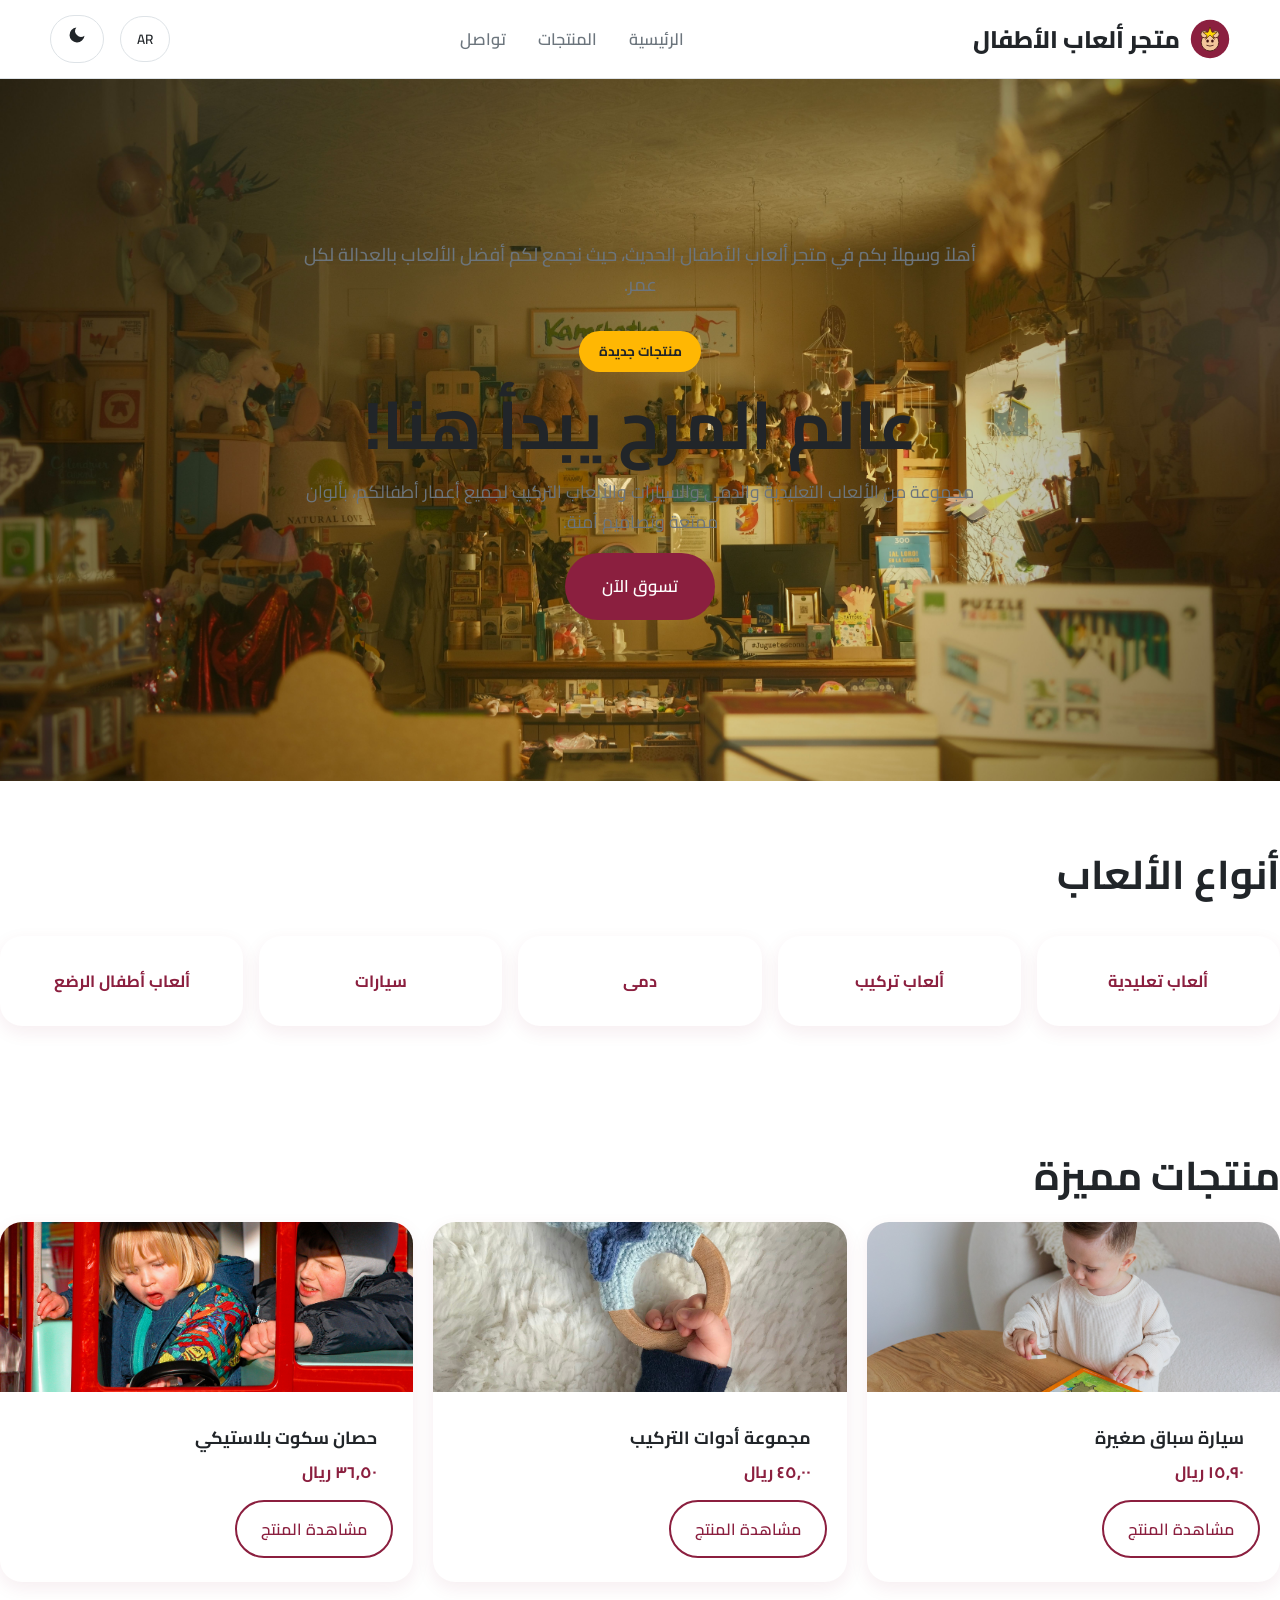
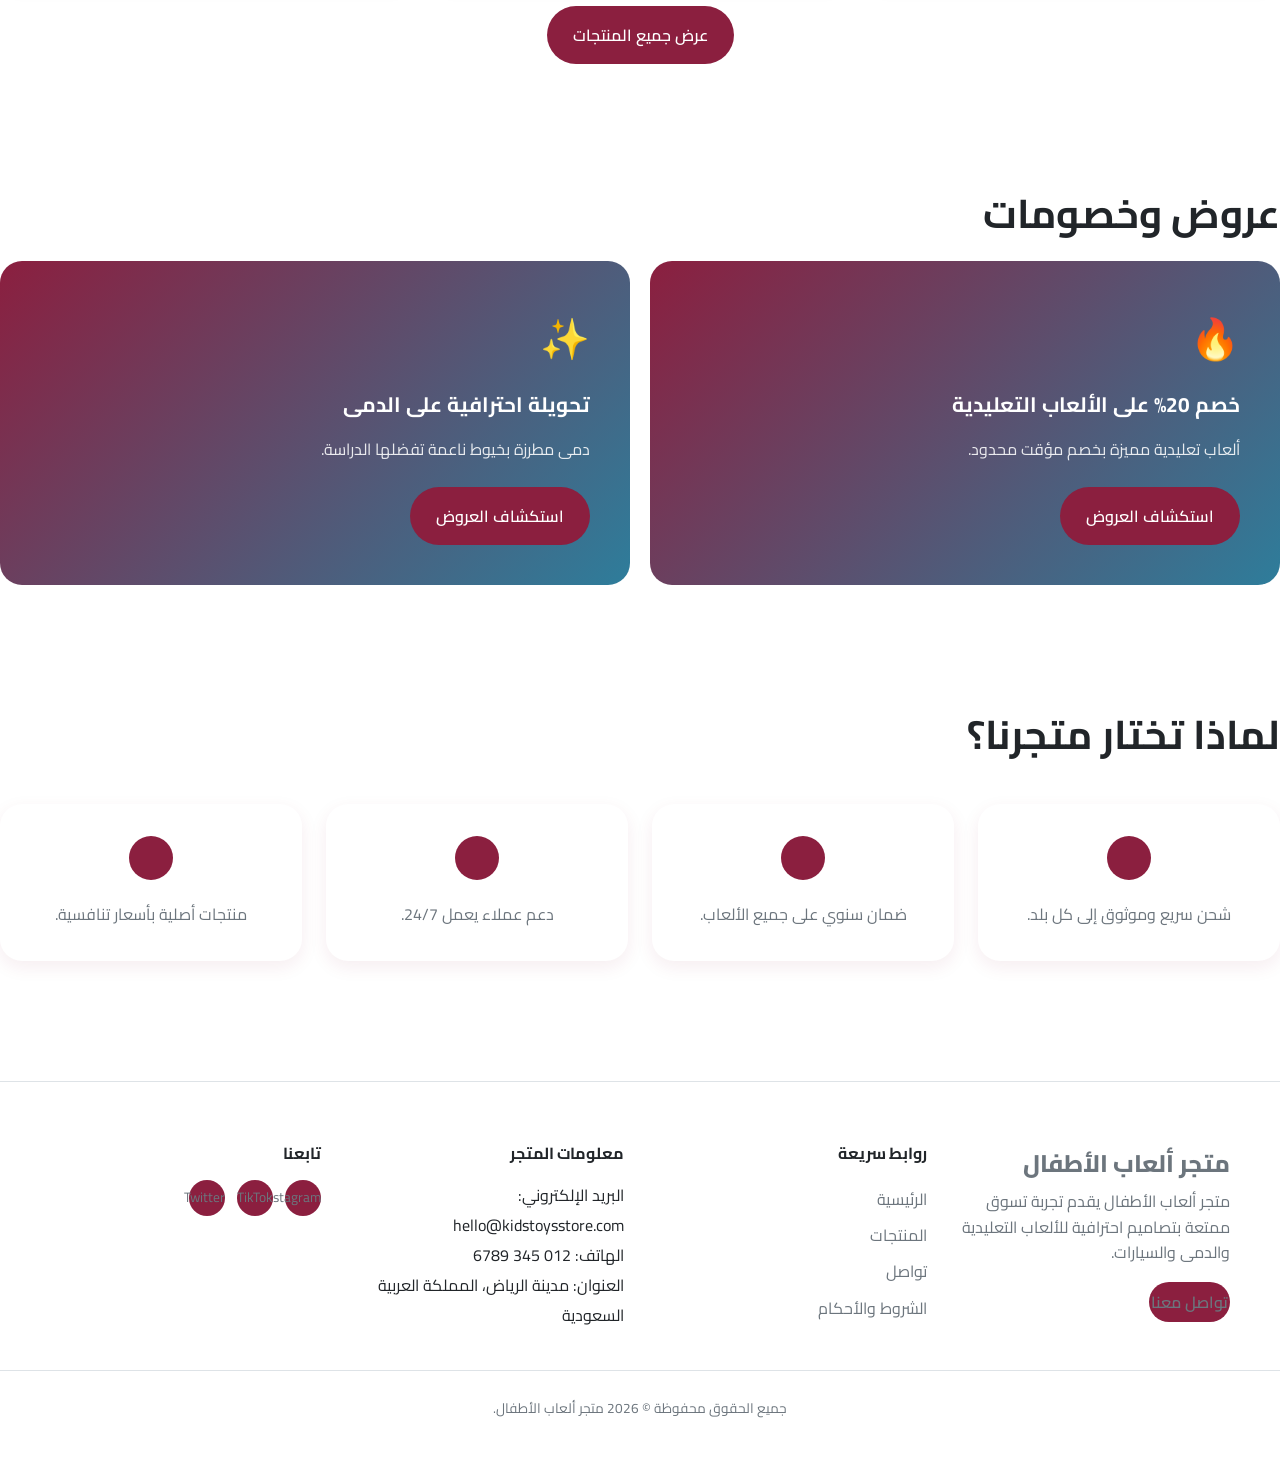
<file: Kids-Toys-Store/index.html>
<!DOCTYPE html>
<html lang="ar" dir="rtl" data-theme="light">
<head>
<meta charset="UTF-8">
<meta name="viewport" content="width=device-width, initial-scale=1.0">
<meta name="description" content="متجر ألعاب الأطفال: عالم المرح يبدأ هنا! أفضل مجموعة من الألعاب التعليدية والدمى والسيارات لجميع أعمار أطفالكم.">
<meta name="keywords" content="متجر ألعاب أطفال, Kids Toys Store, ألعاب تعليدية, دمى, ألعاب تركيب, منتجات أطفال">
<title>متجر ألعاب الأطفال</title>
<link rel="stylesheet" href="assets/css/style.css">
<link href="https://fonts.googleapis.com/css2?family=Cairo:wght@400;500;600;700&amp;family=Tajawal:wght@400;500;600;700&amp;family=Poppins:wght@400;500;600;700&amp;display=swap" rel="stylesheet">
</head>
<body>

<header class="site-header">
  <div class="container header-row">
    <a class="brand" href="index.html" aria-label="متجر ألعاب الأطفال">
      <img class="brand-logo" src="assets/images/logo.svg" alt="Logo Kids Toys Store" width="40" height="40" aria-hidden="true">
      <span class="brand-text" data-i18n="navBrand">متجر ألعاب الأطفال</span>
    </a>
    <button class="nav-toggle" data-toggle="nav" aria-label="قائمة التنقل">☰</button>
    <nav class="nav" aria-label="القائمة الرئيسية">
      <ul class="nav-list">
        <li><a class="nav-link" href="index.html" data-i18n="navHome">الرئيسية</a></li>
        <li><a class="nav-link" href="projects.html" data-i18n="navProducts">المنتجات</a></li>
        <li><a class="nav-link" href="contact.html" data-i18n="navContact">تواصل</a></li>
      </ul>
    </nav>
    <div class="nav-actions">
      <button class="toggle-btn lang-toggle" data-toggle="lang" aria-label="English / اللغة">EN / AR</button>
      <button class="toggle-btn theme-toggle" data-toggle="theme" aria-label="تبديل الوضع" title="تبديل الوضع">
        <svg class="icon-sun" width="20" height="20" viewBox="0 0 24 24" fill="none" aria-hidden="true"><circle cx="12" cy="12" r="5" stroke="currentColor" stroke-width="2"/><path d="M12 2v2m0 16v2M2 12h2m18 0h2M4.93 4.93l1.41 1.41M17.66 17.66l1.41 1.41M4.93 19.07l1.41-1.41M17.66 6.34l1.41-1.41" stroke="currentColor" stroke-width="2" stroke-linecap="round"/></svg>
        <svg class="icon-moon" width="20" height="20" viewBox="0 0 24 24" fill="none" aria-hidden="true"><path d="M21 12.79A9 9 0 1 1 11.21 3a7 7 0 0 0 9.79 9.79z" fill="currentColor"/></svg>
      </button>
    </div>
  </div>
</header>

<main class="site-main">

  <!-- منطقة البطل -->
  <section class="hero" style="background-image: url('assets/images/cover.jpg'), linear-gradient(135deg, #0B1B25 0%, #A0D2EB 100%);">
    <div class="container hero-content">
      <p class="hero-welcome" data-i18n="welcomeText">أهلاً وسهلاً بكم في متجر ألعاب الأطفال الحديث، حيث نجمع لكم أفضل الألعاب بالعدالة لكل عمر.</p>
      <span class="badge" data-i18n="heroBadge">مجموعة جديدة</span>
      <h1 class="hero-title" data-i18n="heroTitle">عالم المرح يبدأ هنا!</h1>
      <p class="hero-sub" data-i18n="heroSub">أفضل مجموعة من الألعاب التعليدية والدمى والسيارات والألعاب التركيب لجميع أعمار أطفالكم. تصاميم آمنة وممتعة تناسب كل مولود.</p>
      <a class="btn btn-primary btn-lg" href="projects.html" data-i18n="heroCta">تسوق الآن</a>
    </div>
  </section>

  <!-- قسم التصنيفات -->
  <section class="section categories">
    <h2 class="section-title" data-i18n="catTitle">أنواع الألعاب</h2>
    <div class="category-grid">
      <a class="category-card" href="projects.html"><span class="cat-name" data-i18n="cat1">ألعاب تعليدية</span></a>
      <a class="category-card" href="projects.html"><span class="cat-name" data-i18n="cat2">ألعاب تركيب ومكعبات</span></a>
      <a class="category-card" href="projects.html"><span class="cat-name" data-i18n="cat3">دمى وألعاب ناعمة</span></a>
      <a class="category-card" href="projects.html"><span class="cat-name" data-i18n="cat4">سيارات وألعاب حركة</span></a>
      <a class="category-card" href="projects.html"><span class="cat-name" data-i18n="cat5">ألعاب الرضع</span></a>
    </div>
  </section>

  <!-- قسم المنتجات المميزة -->
  <section class="section featured">
    <h2 class="section-title" data-i18n="featTitle">منتجات مميزة</h2>
    <div class="featured-grid">
      <div class="product-card">
        <img class="product-img" src="assets/images/educational-toys.jpg" alt="مجموعة ألعاب تعليدية" loading="lazy" width="280" height="180">
        <div class="product-body">
          <h3 class="product-name" data-i18n="prod1Name">مجموعة ألعاب تعليدية</h3>
          <p class="product-price" data-i18n="prod1Price">١٢٫٥٠ ريال</p>
          <a class="btn btn-secondary" href="projects.html" data-i18n="featView">مشاهدة المنتج</a>
        </div>
      </div>
      <div class="product-card">
        <img class="product-img" src="assets/images/bear-plush.jpg" alt="دمية وجوز بوش" loading="lazy" width="280" height="180">
        <div class="product-body">
          <h3 class="product-name" data-i18n="prod3Name">دمية وجوز بوش</h3>
          <p class="product-price" data-i18n="prod3Price">١٥٫٩٠ ريال</p>
          <a class="btn btn-secondary" href="projects.html" data-i18n="featView">مشاهدة المنتج</a>
        </div>
      </div>
      <div class="product-card">
        <img class="product-img" src="assets/images/kids-car.jpg" alt="سيارات سباق صغيرة" loading="lazy" width="280" height="180">
        <div class="product-body">
          <h3 class="product-name" data-i18n="prod4Name">سيارات سباق صغيرة</h3>
          <p class="product-price" data-i18n="prod4Price">٢٠٫٠٠ ريال</p>
          <a class="btn btn-secondary" href="projects.html" data-i18n="featView">مشاهدة المنتج</a>
        </div>
      </div>
    </div>
    <div class="section-footer">
      <a class="btn btn-primary" href="projects.html" data-i18n="featCta">عرض جميع المنتجات</a>
    </div>
  </section>

  <!-- قسم العروض والخصومات -->
  <section class="section deals">
    <h2 class="section-title" data-i18n="dealsTitle">عروض وخصومات</h2>
    <div class="deal-grid">
      <div class="deal-card">
        <span class="deal-badge">🔥</span>
        <h3 class="deal-title" data-i18n="deal1">عرض واسع على الألعاب التعليدية</h3>
        <p class="deal-desc" data-i18n="deal1Desc">أفضل الألعاب التعليدية بخصم مؤقت محدود.</p>
        <a class="btn btn-primary" href="projects.html" data-i18n="dealCta">استكشاف العروض</a>
      </div>
      <div class="deal-card">
        <span class="deal-badge">✨</span>
        <h3 class="deal-title" data-i18n="deal2">تحويلة جديدة للدمى والألعاب الناعمة</h3>
        <p class="deal-desc" data-i18n="deal2Desc">مجموعة جديدة من الدمى بجودة عالية.</p>
        <a class="btn btn-primary" href="projects.html" data-i18n="dealCta">استكشاف العروض</a>
      </div>
    </div>
  </section>

  <!-- لماذا تختار متجرنا؟ -->
  <section class="section why">
    <h2 class="section-title" data-i18n="whyTitle">لماذا تختار متجرنا؟</h2>
    <div class="why-grid">
      <div class="why-card"><span class="why-icon" aria-hidden="true"></span><p data-i18n="why1">شحن سريع وموثوق إلى كل بلد.</p></div>
      <div class="why-card"><span class="why-icon" aria-hidden="true"></span><p data-i18n="why2">ضمان سنوي على جميع الألعاب.</p></div>
      <div class="why-card"><span class="why-icon" aria-hidden="true"></span><p data-i18n="why3">دعم عملاء يعمل 24/7.</p></div>
      <div class="why-card"><span class="why-icon" aria-hidden="true"></span><p data-i18n="why4">منتجات أصلية بأسعار تنافسية.</p></div>
    </div>
  </section>
</main>

<footer class="site-footer">
  <div class="container footer-grid">
    <div class="footer-col">
      <a class="brand" href="index.html" data-i18n="footerBrand">متجر ألعاب الأطفال</a>
      <p class="footer-desc" data-i18n="footerDesc">متجر ألعاب الأطفال يقدم تجربة تسوق ممتعة بتصاميم احترافية للألعاب التعليدية والدمى والسيارات.</p>
      <a class="btn btn-primary" href="contact.html" data-i18n="footerContact">تواصل معنا</a>
    </div>
    <div class="footer-col">
      <h4 data-i18n="footerLinks">روابط سريعة</h4>
      <ul>
        <li><a href="index.html" data-i18n="navHome">الرئيسية</a></li>
        <li><a href="projects.html" data-i18n="navProducts">المنتجات</a></li>
        <li><a href="contact.html" data-i18n="navContact">تواصل</a></li>
        <li><a href="contact.html" data-i18n="footerTerms">الشروط والأحكام</a></li>
      </ul>
    </div>
    <div class="footer-col">
      <h4 data-i18n="footerInfo">معلومات المتجر</h4>
      <ul>
        <li data-i18n="footerEmail">البريد الإلكتروني: hello@kidstoysstore.com</li>
        <li data-i18n="footerPhone">الهاتف: 012 345 6789</li>
        <li data-i18n="footerAddress">العنوان: مدينة الرياض، المملكة العربية السعودية</li>
      </ul>
    </div>
    <div class="footer-col">
      <h4 data-i18n="footerSocial">تابعنا</h4>
      <div class="social-links">
        <a class="social-link" href="https://www.instagram.com/kidstoysstore/" aria-label="Instagram" data-i18n="socialIg">Instagram</a>
        <a class="social-link" href="https://www.tiktok.com/@kidstoysstore" aria-label="TikTok" data-i18n="socialTt">TikTok</a>
        <a class="social-link" href="https://twitter.com/kidstoysstore" aria-label="Twitter" data-i18n="socialTw">Twitter</a>
      </div>
    </div>
  </div>
  <div class="footer-bottom">
    <p data-i18n="footerCopy">جميع الحقوق محفوظة © 2026 متجر ألعاب الأطفال.</p>
  </div>
</footer>

<script src="assets/js/main.js"></script>
</body>
</html>
</file>
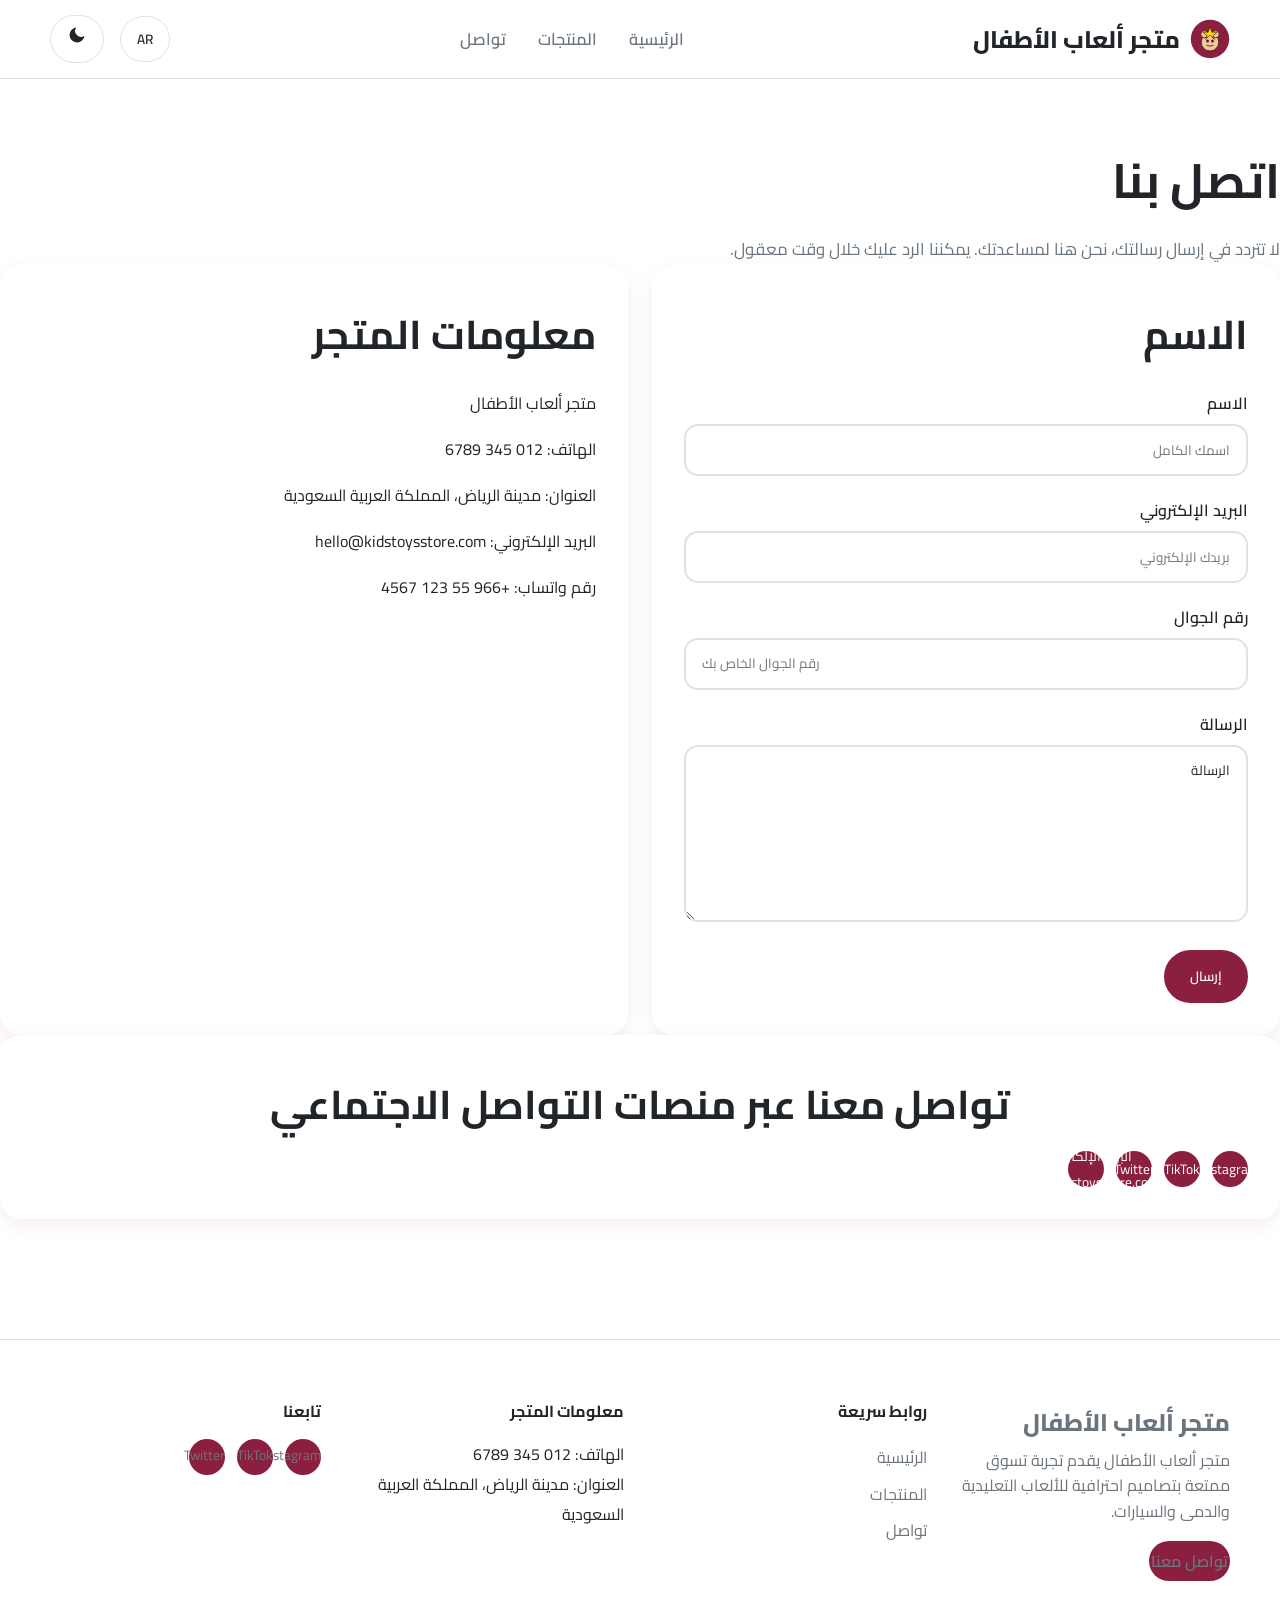
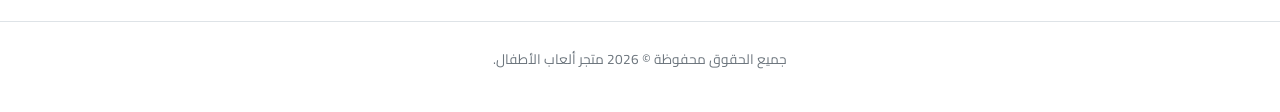
<file: Kids-Toys-Store/contact.html>
<!DOCTYPE html>
<html lang="ar" dir="rtl" data-theme="light">
<head>
<meta charset="UTF-8">
<meta name="viewport" content="width=device-width, initial-scale=1.0">
<meta name="description" content="تواصل مع متجر ألعاب الأطفال - احصل على عروض حصرية، استفسارات حول ألعاب الأطفال ومنتجاتنا.">
<title>تواصل معنا</title>
<link rel="stylesheet" href="assets/css/style.css">
<link href="https://fonts.googleapis.com/css2?family=Cairo:wght@400;500;600;700&amp;family=Tajawal:wght@400;500;600;700&amp;family=Poppins:wght@400;500;600;700&amp;display=swap" rel="stylesheet">
</head>
<body>

<header class="site-header">
  <div class="container header-row">
    <a class="brand" href="index.html" aria-label="متجر ألعاب الأطفال">
      <img class="brand-logo" src="assets/images/logo.svg" alt="Logo Kids Toys Store" width="40" height="40" aria-hidden="true">
      <span class="brand-text" data-i18n="navBrand">متجر ألعاب الأطفال</span>
    </a>
    <button class="nav-toggle" data-toggle="nav" aria-label="قائمة التنقل" title="قائمة التنقل">☰</button>
    <nav class="nav" aria-label="القائمة الرئيسية">
      <ul class="nav-list">
        <li><a class="nav-link" href="index.html" data-i18n="navHome">الرئيسية</a></li>
        <li><a class="nav-link" href="projects.html" data-i18n="navProducts">المنتجات</a></li>
        <li><a class="nav-link" href="contact.html" data-i18n="navContact">تواصل</a></li>
      </ul>
    </nav>
    <div class="nav-actions">
      <button class="toggle-btn lang-toggle" data-toggle="lang" aria-label="English / اللغة">EN / AR</button>
      <button class="toggle-btn theme-toggle" data-toggle="theme" aria-label="تبديل الوضع" title="تبديل الوضع">
        <svg class="icon-sun" width="20" height="20" viewBox="0 0 24 24" fill="none" aria-hidden="true"><circle cx="12" cy="12" r="5" stroke="currentColor" stroke-width="2"/><path d="M12 2v2m0 16v2M2 12h2m18 0h2M4.93 4.93l1.41 1.41M17.66 17.66l1.41 1.41M4.93 19.07l1.41-1.41M17.66 6.34l1.41-1.41" stroke="currentColor" stroke-width="2" stroke-linecap="round"/></svg>
        <svg class="icon-moon" width="20" height="20" viewBox="0 0 24 24" fill="none" aria-hidden="true"><path d="M21 12.79A9 9 0 1 1 11.21 3a7 7 0 0 0 9.79 9.79z" fill="currentColor"/></svg>
      </button>
    </div>
  </div>
</header>

<main class="site-main">
  <section class="section contact-page">
    <h1 class="page-title" data-i18n="contactTitle">اتصل بنا</h1>
    <p class="page-sub" data-i18n="contactSub">لا تتردد في إرسال رسالتك، نحن هنا لمساعدتك. يمكننا الرد عليك خلال وقت معقول.</p>

    <div class="contact-grid">
      <div class="contact-card">
        <h2 class="section-title" data-i18n="formName">نموذج التواصل</h2>
        <form class="contact-form" id="contactForm" action="mailto:hello@kidstoysstore.com" method="POST">
          <div class="form-row">
            <label class="form-label" for="name" data-i18n="formName">الاسم</label>
            <input type="text" id="name" name="name" class="form-input" required
                   placeholder="اسمك الكامل" aria-label="الاسم" data-i18n="formName">
          </div>
          <div class="form-row">
            <label class="form-label" for="email" data-i18n="formEmail">البريد الإلكتروني</label>
            <input type="email" id="email" name="email" class="form-input" required
                   placeholder="بريدك الإلكتروني" aria-label="البريد الإلكتروني" data-i18n="formEmail">
          </div>
          <div class="form-row">
            <label class="form-label" for="phone" data-i18n="formPhone">رقم الجوال</label>
            <input type="tel" id="phone" name="phone" class="form-input"
                   placeholder="رقم الجوال الخاص بك" aria-label="رقم الجوال" data-i18n="formPhone">
          </div>
          <div class="form-row">
            <label class="form-label" for="message" data-i18n="formMessage">الرسالة</label>
            <textarea id="message" name="message" class="form-input" rows="6" required
                      placeholder="اكتب رسالتك هنا..." aria-label="الرسالة" data-i18n="formMessage"></textarea>
          </div>
          <button type="submit" class="btn btn-primary" data-i18n="formSubmit">إرسال</button>
        </form>
      </div>

      <div class="contact-card">
        <h2 class="section-title" data-i18n="storeInfoTitle">معلومات المتجر</h2>
        <ul class="store-info">
          <li data-i18n="footerBrand">الاسم: متجر ألعاب الأطفال</li>
          <li data-i18n="storePhone">الهاتف: 012 345 6789</li>
          <li data-i18n="storeAddress">العنوان: مدينة الرياض، المملكة العربية السعودية</li>
          <li data-i18n="footerEmail">البريد الإلكتروني: hello@kidstoysstore.com</li>
          <li data-i18n="contactWhatsapp">رقم واتساب: +966 55 123 4567</li>
        </ul>
      </div>
    </div>

    <div class="contact-grid">
      <div class="contact-card" style="grid-column: 1 / -1; text-align: center;">
        <h3 class="section-title" data-i18n="socialTitle">تواصل معنا عبر منصات التواصل الاجتماعي</h3>
        <div class="social-links contact-social">
          <a class="social-link" href="https://www.instagram.com/kidstoysstore/" aria-label="Instagram" data-i18n="socialIg">Instagram</a>
          <a class="social-link" href="https://www.tiktok.com/@kidstoysstore" aria-label="TikTok" data-i18n="socialTt">TikTok</a>
          <a class="social-link" href="https://twitter.com/kidstoysstore" aria-label="Twitter" data-i18n="socialTw">Twitter</a>
          <a class="social-link" href="mailto:hello@kidstoysstore.com" aria-label="البريد" data-i18n="footerEmail">Email</a>
        </div>
      </div>
    </div>
  </section>
</main>

<footer class="site-footer">
  <div class="container footer-grid">
    <div class="footer-col">
      <a class="brand" href="index.html" data-i18n="footerBrand">متجر ألعاب الأطفال</a>
      <p class="footer-desc" data-i18n="footerDesc">متجر ألعاب الأطفال يقدم تجربة تسوق ممتعة بتصاميم احترافية للألعاب التعليدية والدمى والسيارات.</p>
      <a class="btn btn-primary" href="contact.html" data-i18n="footerContact">تواصل معنا</a>
    </div>
    <div class="footer-col">
      <h4 data-i18n="footerLinks">روابط سريعة</h4>
      <ul>
        <li><a href="index.html" data-i18n="navHome">الرئيسية</a></li>
        <li><a href="projects.html" data-i18n="navProducts">المنتجات</a></li>
        <li><a href="contact.html" data-i18n="navContact">تواصل</a></li>
      </ul>
    </div>
    <div class="footer-col">
      <h4 data-i18n="footerInfo">معلومات المتجر</h4>
      <ul>
        <li data-i18n="storePhone">الهاتف: 012 345 6789</li>
        <li data-i18n="storeAddress">العنوان: مدينة الرياض، المملكة العربية السعودية</li>
      </ul>
    </div>
    <div class="footer-col">
      <h4 data-i18n="footerSocial">تابعنا</h4>
      <div class="social-links">
        <a class="social-link" href="https://www.instagram.com/kidstoysstore/" aria-label="Instagram" data-i18n="socialIg">Instagram</a>
        <a class="social-link" href="https://www.tiktok.com/@kidstoysstore" aria-label="TikTok" data-i18n="socialTt">TikTok</a>
        <a class="social-link" href="https://twitter.com/kidstoysstore" aria-label="Twitter" data-i18n="socialTw">Twitter</a>
      </div>
    </div>
  </div>
  <div class="footer-bottom">
    <p data-i18n="footerCopy">جميع الحقوق محفوظة © 2026 متجر ألعاب الأطفال.</p>
  </div>
</footer>

<script src="assets/js/main.js"></script>
</body>
</html>
</file>
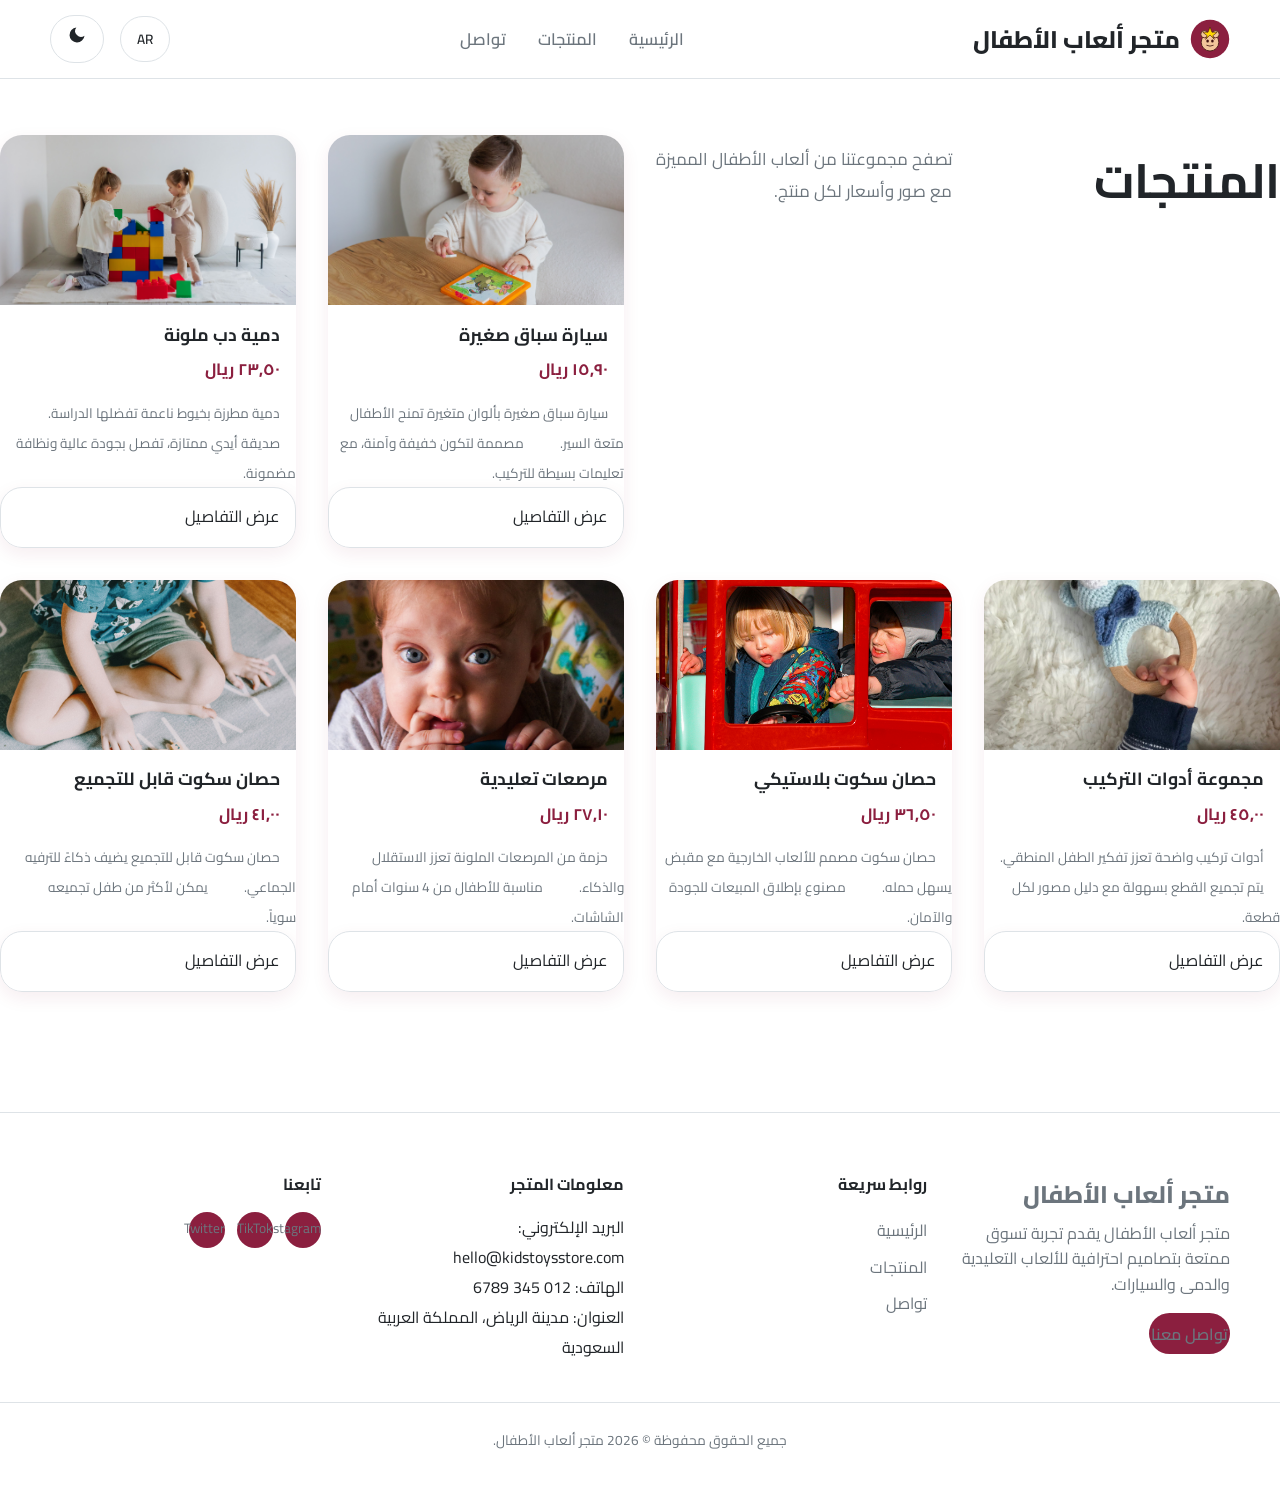
<file: Kids-Toys-Store/projects.html>
<!DOCTYPE html>
<html lang="ar" dir="rtl" data-theme="light">
<head>
<meta charset="UTF-8">
<meta name="viewport" content="width=device-width, initial-scale=1.0">
<meta name="description" content="متجر ألعاب الأطفال - منتجات: ألعاب تعليدية، ألعاب تركيب ومكعبات، دمى وألعاب ناعمة، سيارات وألعاب حركة، ألعاب الرضع، ألعاب ذكاء وتفكير.">
<title>المنتجات</title>
<link rel="stylesheet" href="assets/css/style.css">
<link href="https://fonts.googleapis.com/css2?family=Cairo:wght@400;500;600;700&amp;family=Tajawal:wght@400;500;600;700&amp;family=Poppins:wght@400;500;600;700&amp;display=swap" rel="stylesheet">
</head>
<body>

<header class="site-header">
  <div class="container header-row">
    <a class="brand" href="index.html" aria-label="متجر ألعاب الأطفال">
      <img class="brand-logo" src="assets/images/logo.svg" alt="Logo Kids Toys Store" width="40" height="40" aria-hidden="true">
      <span class="brand-text" data-i18n="navBrand">متجر ألعاب الأطفال</span>
    </a>
    <button class="nav-toggle" data-toggle="nav" aria-label="قائمة التنقل">☰</button>
    <nav class="nav" aria-label="القائمة الرئيسية">
      <ul class="nav-list">
        <li><a class="nav-link" href="index.html" data-i18n="navHome">الرئيسية</a></li>
        <li><a class="nav-link" href="projects.html" data-i18n="navProducts">المنتجات</a></li>
        <li><a class="nav-link" href="contact.html" data-i18n="navContact">تواصل</a></li>
      </ul>
    </nav>
    <div class="nav-actions">
      <button class="toggle-btn lang-toggle" data-toggle="lang" aria-label="English / اللغة">EN / AR</button>
      <button class="toggle-btn theme-toggle" data-toggle="theme" aria-label="تبديل الوضع" title="تبديل الوضع">
        <svg class="icon-sun" width="20" height="20" viewBox="0 0 24 24" fill="none" aria-hidden="true"><circle cx="12" cy="12" r="5" stroke="currentColor" stroke-width="2"/><path d="M12 2v2m0 16v2M2 12h2m18 0h2M4.93 4.93l1.41 1.41M17.66 17.66l1.41 1.41M4.93 19.07l1.41-1.41M17.66 6.34l1.41-1.41" stroke="currentColor" stroke-width="2" stroke-linecap="round"/></svg>
        <svg class="icon-moon" width="20" height="20" viewBox="0 0 24 24" fill="none" aria-hidden="true"><path d="M21 12.79A9 9 0 1 1 11.21 3a7 7 0 0 0 9.79 9.79z" fill="currentColor"/></svg>
      </button>
    </div>
  </div>
</header>

<main class="site-main">
  <section class="section products-page">
    <h1 class="page-title" data-i18n="projectsTitle">المنتجات</h1>
    <p class="page-sub" data-i18n="projectsSub">أنواع ألعابنا: ألعاب تعليدية، ألعاب تركيب ومكعبات، دمى وألعاب ناعمة، سيارات وألعاب حركة، ألعاب الرضع، ألعاب ذكاء وتفكير.</p>

    <!-- المنتج 1 -->
    <div class="product-card">
      <img class="product-img" src="assets/images/educational-toys.jpg" alt="مجموعة ألعاب تعليدية" loading="lazy" width="280" height="170">
      <h3 class="product-name" data-i18n="prod1Name">مجموعة ألعاب تعليدية</h3>
      <p class="product-price" data-i18n="prod1Price">١٢٫٥٠ ريال</p>
      <span class="product-desc" data-i18n="prod1Desc1">مجموعة من الألعاب التعليدية مصممة لتطوير مهارات الطفل وكأنه لعبة ذكاء.</span>
      <span class="product-desc" data-i18n="prod1Desc2">تعتمد على ألوان متناسقة وأصوات حيوية لجذب انتباه الأطفال الصغار.</span>
      <a class="product-link" href="projects.html#prod1"><span class="product-btn" data-i18n="prodDetails">عرض التفاصيل</span></a>
    </div>
    <!-- المنتج 2 -->
    <div class="product-card">
      <img class="product-img" src="assets/images/building-blocks.jpg" alt="حزمة ألعاب تركيب ومكعبات" loading="lazy" width="280" height="170">
      <h3 class="product-name" data-i18n="prod2Name">حزمة ألعاب تركيب ومكعبات</h3>
      <p class="product-price" data-i18n="prod2Price">٣٠٫٠٠ ريال</p>
      <span class="product-desc" data-i18n="prod2Desc1">حزمة ألعاب تركيب ومكعبات تدرّب عقلاً منطقياً وتكوين جميل.</span>
      <span class="product-desc" data-i18n="prod2Desc2">يمكن للطفل التركيب البسيط داخل مجموعة والانتظار بصبر.</span>
      <a class="product-link" href="projects.html#prod2"><span class="product-btn" data-i18n="prodDetails">عرض التفاصيل</span></a>
    </div>
    <!-- المنتج 3 -->
    <div class="product-card">
      <img class="product-img" src="assets/images/bear-plush.jpg" alt="دمية وجوز بوش" loading="lazy" width="280" height="170">
      <h3 class="product-name" data-i18n="prod3Name">دمية وجوز بوش</h3>
      <p class="product-price" data-i18n="prod3Price">١٥٫٩٠ ريال</p>
      <span class="product-desc" data-i18n="prod3Desc1">دمية وجوز بوش ناعمة مطرزة بخيوط تستخدم للتعبئة والنصوص الهادئة.</span>
      <span class="product-desc" data-i18n="prod3Desc2">يصلح كصديق مثالي للنوم والألعاب الهادئة.</span>
      <a class="product-link" href="projects.html#prod3"><span class="product-btn" data-i18n="prodDetails">عرض التفاصيل</span></a>
    </div>
    <!-- المنتج 4 -->
    <div class="product-card">
      <img class="product-img" src="assets/images/kids-car.jpg" alt="سيارات سباق صغيرة" loading="lazy" width="280" height="170">
      <h3 class="product-name" data-i18n="prod4Name">سيارات سباق صغيرة</h3>
      <p class="product-price" data-i18n="prod4Price">٢٠٫٠٠ ريال</p>
      <span class="product-desc" data-i18n="prod4Desc1">سيارات سباق صغيرة مصممة للألعاب النشطة وتركيبها بمواد آمنة.</span>
      <span class="product-desc" data-i18n="prod4Desc2">تحريكها يعطي شعوراً بالحركة بألوان متنوعة.</span>
      <a class="product-link" href="projects.html#prod4"><span class="product-btn" data-i18n="prodDetails">عرض التفاصيل</span></a>
    </div>
    <!-- المنتج 5 -->
    <div class="product-card">
      <img class="product-img" src="assets/images/baby-toys.jpg" alt="صقر حضن للرضع" loading="lazy" width="280" height="170">
      <h3 class="product-name" data-i18n="prod5Name">صقر حضن للرضع</h3>
      <p class="product-price" data-i18n="prod5Price">٩٫٥٠ ريال</p>
      <span class="product-desc" data-i18n="prod5Desc1">صقر حضن للرضع صغير وسهل التنظيف، بصوت قصير يثير فضول المولود.</span>
      <span class="product-desc" data-i18n="prod5Desc2">يصلح أول ألعاب الرضع وهو آمن وسهل الامتصاص بمادة ناعمة.</span>
      <a class="product-link" href="projects.html#prod5"><span class="product-btn" data-i18n="prodDetails">عرض التفاصيل</span></a>
    </div>
    <!-- المنتج 6 -->
    <div class="product-card">
      <img class="product-img" src="assets/images/lego-toys.jpg" alt="ألعاب ذكاء وتفكير" loading="lazy" width="280" height="170">
      <h3 class="product-name" data-i18n="prod6Name">ألعاب ذكاء وتفكير</h3>
      <p class="product-price" data-i18n="prod6Price">١٧٫٧٥ ريال</p>
      <span class="product-desc" data-i18n="prod6Desc1">ألعاب تفكير بصري تطور ذكاءً ورؤية الأشكال والألوان.</span>
      <span class="product-desc" data-i18n="prod6Desc2">تركز على الاستقلال وتحليل الأنماط للأطفال من كل الأعمار.</span>
      <a class="product-link" href="projects.html#prod6"><span class="product-btn" data-i18n="prodDetails">عرض التفاصيل</span></a>
    </div>
  </section>
</main>

<footer class="site-footer">
  <div class="container footer-grid">
    <div class="footer-col">
      <a class="brand" href="index.html" data-i18n="footerBrand">متجر ألعاب الأطفال</a>
      <p class="footer-desc" data-i18n="footerDesc">متجر ألعاب الأطفال يقدم تجربة تسوق ممتعة بتصاميم احترافية للألعاب التعليدية والدمى والسيارات.</p>
      <a class="btn btn-primary" href="contact.html" data-i18n="footerContact">تواصل معنا</a>
    </div>
    <div class="footer-col">
      <h4 data-i18n="footerLinks">روابط سريعة</h4>
      <ul>
        <li><a href="index.html" data-i18n="navHome">الرئيسية</a></li>
        <li><a href="projects.html" data-i18n="navProducts">المنتجات</a></li>
        <li><a href="contact.html" data-i18n="navContact">تواصل</a></li>
      </ul>
    </div>
    <div class="footer-col">
      <h4 data-i18n="footerInfo">معلومات المتجر</h4>
      <ul>
        <li data-i18n="footerEmail">البريد الإلكتروني: hello@kidstoysstore.com</li>
        <li data-i18n="footerPhone">الهاتف: 012 345 6789</li>
        <li data-i18n="footerAddress">العنوان: مدينة الرياض، المملكة العربية السعودية</li>
      </ul>
    </div>
    <div class="footer-col">
      <h4 data-i18n="footerSocial">تابعنا</h4>
      <div class="social-links">
        <a class="social-link" href="https://www.instagram.com/kidstoysstore/" aria-label="Instagram" data-i18n="socialIg">Instagram</a>
        <a class="social-link" href="https://www.tiktok.com/@kidstoysstore" aria-label="TikTok" data-i18n="socialTt">TikTok</a>
        <a class="social-link" href="https://twitter.com/kidstoysstore" aria-label="Twitter" data-i18n="socialTw">Twitter</a>
      </div>
    </div>
  </div>
  <div class="footer-bottom">
    <p data-i18n="footerCopy">جميع الحقوق محفوظة © 2026 متجر ألعاب الأطفال.</p>
  </div>
</footer>

<script src="assets/js/main.js"></script>
</body>
</html>
</file>
<file: Kids-Toys-Store/assets/css/style.css>
/* ==========================================================
   Kids Toys Store – Style (Dark & Light modes)
   Colors: Burgundy #8B1F3F, Sky Blue #2E7D9B, White, Quiet Grays
   ========================================================== */

/* ---------------- Variables ---------------- */
:root {
  --font-ar: 'Cairo', 'Tajawal', sans-serif;
  --font-en: 'Poppins', sans-serif;
  --font-display: var(--font-ar);

  /* Light mode */
  --bg-color: #FFFFFF;
  --surface: #FFFFFF;
  --text-color: #212529;
  --muted: #6C757D;
  --border-color: #DEE3E7;
  --shadow: 0 6px 18px rgba(139, 31, 63, 0.08);
  --shadow-hover: 0 14px 28px rgba(139, 31, 63, 0.16);

  /* Brand colors */
  --color-primary: #8B1F3F;    /* Burgundy */
  --color-secondary: #2E7D9B;  /* Sky Blue */
  --color-accent: #FFB703;     /* Gold highlight */

  --radius: 14px;
  --radius-lg: 22px;
  --transition: all 0.3s ease;
}

html[data-theme="dark"] {
  --bg-color: #121212;
  --surface: #1E1E1E;
  --text-color: #EFEFEF;
  --muted: #A0A0A0;
  --border-color: #3B3B3B;
  --shadow: 0 6px 18px rgba(0, 0, 0, 0.35);
  --shadow-hover: 0 14px 28px rgba(0, 0, 0, 0.5);
}

/* ---------------- Typography ---------------- */
html[lang="ar"] body { font-family: var(--font-ar); }
html[lang="en"] body { font-family: var(--font-en); }

/* ---------------- Base ---------------- */
* { box-sizing: border-box; margin: 0; padding: 0; }
html { scroll-behavior: smooth; }
body {
  background: var(--bg-color);
  color: var(--text-color);
  transition: background-color .35s ease, color .35s ease;
}
a { color: inherit; text-decoration: none; }
ul { list-style: none; }
img { display: block; }
button { font-family: inherit; cursor: pointer; border: 0; background: none; }
.container { max-width: 1220px; margin-inline: auto; padding: 0 1.25rem; }
.section { padding: 3.5rem 0; }

/* ---------------- Header ---------------- */
.site-header {
  background: var(--surface);
  border-bottom: 1px solid var(--border-color);
  position: sticky;
  top: 0;
  z-index: 100;
  transition: background-color .35s ease;
}
.header-row { display: flex; align-items: center; justify-content: space-between; height: 78px; gap: 1rem; }
.brand { display: flex; align-items: center; gap: .6rem; font-weight: 800; font-size: 1.5rem; color: var(--color-primary); }
.brand-text { color: var(--text-color); }
.nav-toggle { display: none; font-size: 1.5rem; }
.nav { display: flex; align-items: center; gap: 1rem; flex-wrap: wrap; }
.nav-list { display: flex; gap: 2rem; }
.nav-list li a { font-size: 1.03rem; }
.nav-link { position: relative; color: var(--muted); font-weight: 600; transition: var(--transition); padding: .5rem 0; }
.nav-link:hover { color: var(--color-primary); }
.nav-link::after { content: ''; position: absolute; left: 0; bottom: -2px; width: 0; height: 2px; background: var(--color-primary); transition: width .3s ease; }
.nav-link:hover::after { width: 100%; }
.nav-actions { display: flex; align-items: center; gap: 1rem; }
.toggle-btn { padding: .55rem 1rem; border-radius: 999px; border: 1px solid var(--border-color); background: var(--surface); color: var(--text-color); font-weight: 600; font-size: .85rem; transition: var(--transition); }
.toggle-btn:hover { border-color: var(--color-primary); color: var(--color-primary); }

/* Sun / Moon icons on theme button */
.icon-sun, .icon-moon { display: none; }
html[data-theme="light"] .theme-toggle .icon-moon { display: inline-block; }
html[data-theme="dark"] .theme-toggle .icon-sun { display: inline-block; }

/* ---------------- Hero ---------------- */
.hero {
  position: relative;
  min-height: 78vh;
  display: flex;
  align-items: center;
  padding: 5rem 1.25rem;
  background-size: cover;
  background-position: center;
  background-repeat: no-repeat;
}
.hero-welcome {
  color: var(--muted);
  font-size: 1.05rem;
  font-weight: 500;
  max-width: 700px;
  margin-bottom: 1rem;
  line-height: 1.6;
}
.brand-logo { width: 40px; height: 40px; flex: none; display: block; }
.brand-mark { display: none; }
.hero-overlay { position: absolute; inset: 0; background: linear-gradient(180deg, rgba(10,10,12,.3) 0%, rgba(10,10,12,.55) 100%); }
.hero-content { position: relative; z-index: 1; display: flex; flex-direction: column; align-items: center; text-align: center; gap: 1rem; }
.badge {
  display: inline-block; padding: .45rem 1.2rem; background: var(--color-accent); color: #212529;
  border-radius: 999px; font-size: .85rem; font-weight: 700; animation: badgePulse 2.5s ease-in-out infinite;
}
.hero-title { font-family: var(--font-display); font-size: clamp(2.4rem, 8vw, 4.2rem); color: var(--text-color); line-height: 1.1; }
.hero-welcome { color: var(--muted); font-size: 1.15rem; }
.hero-sub { max-width: 680px; color: var(--muted); font-size: 1.1rem; line-height: 1.7; }

/* ---------------- Section titles ---------------- */
.section-title { font-size: clamp(1.7rem, 5vw, 2.5rem); color: var(--text-color); margin-bottom: .6rem; }
.section-footer { margin-top: 1.5rem; text-align: center; }

/* ---------------- Buttons ---------------- */
.btn {
  display: inline-flex; align-items: center; justify-content: center;
  padding: .75rem 1.5rem; border-radius: 999px; font-weight: 600; text-align: center;
  transition: var(--transition); text-decoration: none; cursor: pointer; border: 2px solid transparent;
}
.btn-primary { background: var(--color-primary); color: #FFFFFF; }
.btn-primary:hover { background: #A11D36; transform: translateY(-3px); box-shadow: var(--shadow-hover); }
.btn-primary:active { transform: translateY(0); }
.btn-secondary { background: var(--surface); color: var(--color-primary); border-color: var(--color-primary); }
.btn-secondary:hover { background: var(--color-primary); color: #FFFFFF; }
.btn-lg { padding: .95rem 2.2rem; font-size: 1.05rem; }

/* ---------------- Categories ---------------- */
.category-grid { display: grid; grid-template-columns: repeat(auto-fit, minmax(200px, 1fr)); gap: 1rem; margin-top: 1.5rem; }
.category-card {
  display: block; padding: 1.8rem 1.2rem; border-radius: var(--radius-lg);
  background: var(--surface); box-shadow: var(--shadow); text-align: center;
  color: var(--text-color); transition: var(--transition); border: 1px solid transparent;
}
.category-card:hover { transform: translateY(-6px); box-shadow: var(--shadow-hover); border-color: var(--color-secondary); }
.cat-name { font-weight: 700; font-size: 1.02rem; color: var(--color-primary); }

/* ---------------- Featured products (index) ---------------- */
.featured-grid { display: grid; grid-template-columns: repeat(auto-fit, minmax(270px, 1fr)); gap: 1.25rem; }
.product-card { background: var(--surface); border-radius: var(--radius-lg); box-shadow: var(--shadow); overflow: hidden; transition: var(--transition); }
.product-card:hover { transform: translateY(-6px); box-shadow: var(--shadow-hover); }
.product-img { width: 100%; height: 190px; object-fit: cover; }
.product-body { padding: 1rem 1.25rem 1.5rem; }
.product-name { font-size: 1.15rem; font-weight: 700; color: var(--text-color); margin-bottom: .35rem; }
.product-price { font-size: 1.05rem; font-weight: 700; color: var(--color-primary); margin-bottom: .9rem; }

/* ---------------- Deals ---------------- */
.deal-grid { display: grid; grid-template-columns: repeat(auto-fit, minmax(300px, 1fr)); gap: 1.25rem; }
.deal-card {
  padding: 2.5rem; border-radius: var(--radius-lg);
  background: linear-gradient(135deg, var(--color-primary) 0%, var(--color-secondary) 100%);
  color: #FFFFFF; position: relative; overflow: hidden;
}
.deal-badge { font-size: 2.5rem; }
.deal-title { font-size: 1.3rem; font-weight: 700; margin: .6rem 0 .8rem; }
.deal-desc { color: rgba(255,255,255,.88); margin-bottom: 1.5rem; line-height: 1.6; }

/* ---------------- Projects page (6 products) ---------------- */
.products-page .product-grid { display: grid; grid-template-columns: repeat(auto-fit, minmax(280px, 1fr)); gap: 2rem; }
.product-link {
  display: flex; flex-direction: column; background: var(--surface);
  border-radius: var(--radius-lg); box-shadow: var(--shadow); overflow: hidden; transition: var(--transition);
  border: 1px solid var(--border-color);
}
.product-link:hover { transform: translateY(-8px); box-shadow: var(--shadow-hover); }
.product-link:hover .product-img { transform: scale(1.05); }
.product-link .product-img { transition: transform .45s ease; }
.product-img { width: 100%; height: 170px; object-fit: cover; }
.product-name { font-size: 1.1rem; font-weight: 700; color: var(--text-color); margin: .8rem 1rem 0; }
.product-price { font-size: 1.02rem; font-weight: 700; color: var(--color-primary); margin: .2rem 1rem .8rem; }
.product-desc { font-size: .85rem; color: var(--muted); line-height: 1.6; margin: 0 1rem; }
.product-btn { align-self: flex-start; margin: .8rem 1rem 1rem; }
.page-title { font-size: clamp(2rem, 6vw, 3rem); color: var(--text-color); }
.page-sub { color: var(--muted); margin-top: .5rem; font-size: 1.05rem; }

/* ---------------- Contact page ---------------- */
.contact-grid { display: grid; grid-template-columns: repeat(auto-fit, minmax(320px, 1fr)); gap: 1.5rem; }
.contact-card { background: var(--surface); border-radius: var(--radius-lg); padding: 2rem; box-shadow: var(--shadow); }
.contact-card h2, .store-info li { margin-bottom: 1rem; color: var(--text-color); }
.store-info { list-style: none; padding: 0; color: var(--muted); }
.form-row { margin-bottom: 1.2rem; }
.form-label { display: block; margin-bottom: .4rem; font-weight: 600; color: var(--text-color); }
.form-input {
  width: 100%; padding: .7rem 1rem; border: 2px solid var(--border-color); border-radius: var(--radius);
  background: var(--surface); color: var(--text-color); font-family: inherit; transition: var(--transition);
}
.form-input:focus { outline: none; border-color: var(--color-primary); box-shadow: 0 0 0 3px rgba(139, 31, 63, 0.12); }

/* ---------------- Footer ---------------- */
.site-footer { background: var(--surface); border-top: 1px solid var(--border-color); padding: 3.5rem 0 2.5rem; margin-top: 4rem; }
.footer-grid { display: grid; grid-template-columns: repeat(auto-fit, minmax(200px, 1fr)); gap: 2rem; }
.footer-col h4 { margin-bottom: .8rem; color: var(--text-color); }
.footer-col a { color: var(--muted); transition: var(--transition); display: inline-block; padding: .2rem 0; }
.footer-col a:hover { color: var(--color-primary); }
.footer-desc { color: var(--muted); margin-bottom: 1rem; line-height: 1.6; }
.social-links { display: flex; gap: .75rem; }
.social-link {
  width: 36px; height: 36px; border-radius: 50%; background: var(--color-primary);
  color: #FFFFFF; display: flex; align-items: center; justify-content: center; transition: var(--transition);
  font-size: .85rem; text-decoration: none;
}
.social-link:hover { background: var(--color-secondary); transform: translateY(-3px); }
.footer-bottom { margin-top: 2.5rem; border-top: 1px solid var(--border-color); padding-top: 1.5rem; text-align: center; color: var(--muted); font-size: .85rem; }

/* ---------------- Animations ---------------- */
@keyframes fadeInUp {
  from { opacity: 0; transform: translateY(24px); }
  to   { opacity: 1; transform: translateY(0); }
}
@keyframes badgePulse {
  0%, 100% { transform: scale(1); }
  50%      { transform: scale(1.04); }
}
.section-title { animation: fadeInUp .8s ease-out both; }

/* ---------------- Responsive ---------------- */
@media (max-width: 900px) {
  .nav-toggle { display: block; }
  .nav { display: none; position: absolute; top: 78px; left: 0; right: 0; background: var(--surface); border-bottom: 1px solid var(--border-color); padding: 1rem 0; flex-direction: column; align-items: stretch; }
  .nav.active { display: flex; }
  .nav-list { flex-direction: column; gap: .75rem; padding: 0 1rem; }
  .header-row { height: 60px; }
  .brand-text { display: none; }
}
@media (max-width: 600px) {
  .hero { min-height: 65vh; }
  .hero-title { font-size: clamp(1.9rem, 9vw, 2.6rem); }
  .product-grid { gap: 1.25rem; }
}

/* ---------------- Brand mark ---------------- */
.brand { display: inline-flex; align-items: center; gap: .6rem; }
.brand-mark {
  width: 32px; height: 32px; flex: none;
  display: flex; align-items: center; justify-content: center;
  border-radius: 8px;
  background: linear-gradient(135deg, var(--color-primary), var(--color-secondary));
  color: #FFFFFF; font-weight: 700; font-size: .85rem; font-family: var(--font-ar);
}

/* ---------------- Why choose us ---------------- */
.why-grid { display: grid; grid-template-columns: repeat(auto-fit, minmax(220px, 1fr)); gap: 1.5rem; margin-top: 2rem; }
.why-card { background: var(--surface); border-radius: var(--radius-lg); padding: 2rem 1.5rem; box-shadow: var(--shadow); text-align: center; }
.why-card:hover { transform: translateY(-6px); box-shadow: var(--shadow-hover); }
.why-icon { display: inline-block; width: 44px; height: 44px; margin-bottom: .8rem; border-radius: 50%; background: var(--color-primary); }
.why-card p { color: var(--muted); line-height: 1.7; }

/* ---------------- Products page grid ---------------- */
.products-page { display: grid; grid-template-columns: repeat(auto-fit, minmax(280px, 1fr)); gap: 2rem; }
</file>
